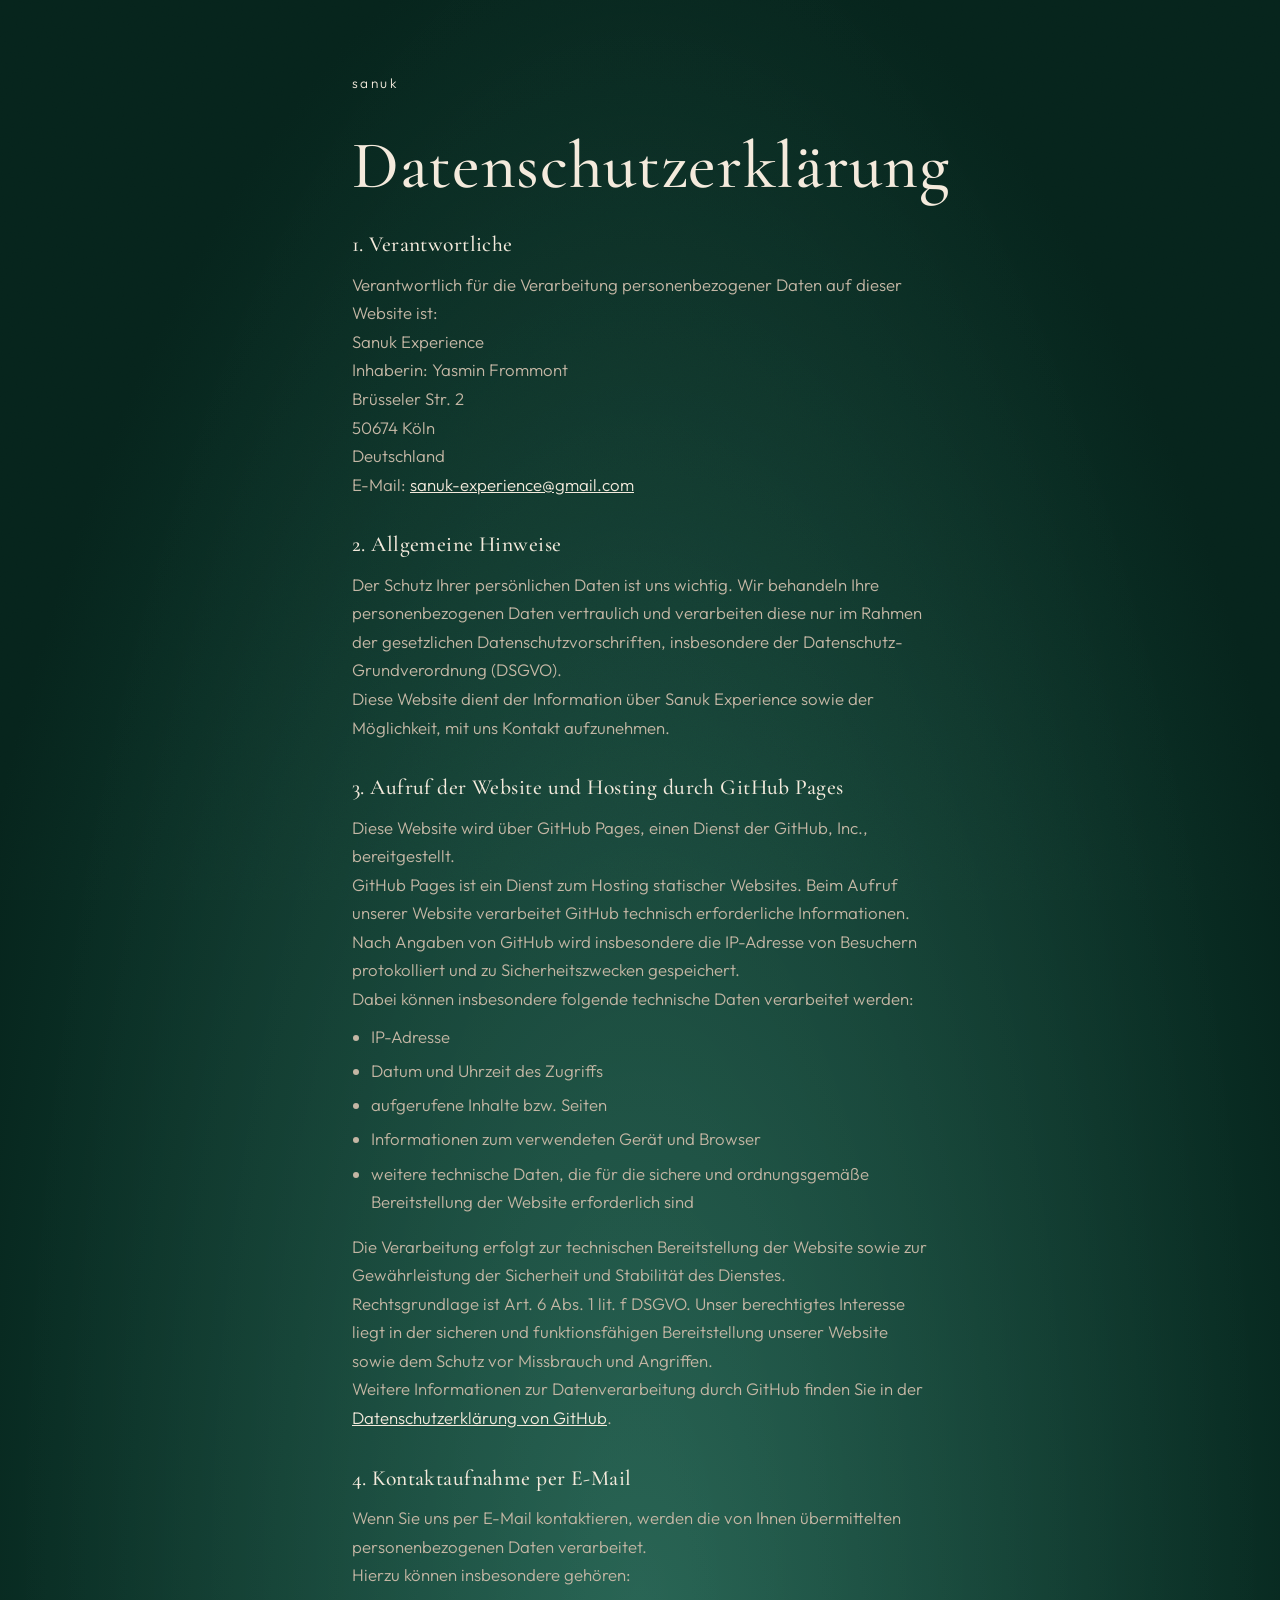
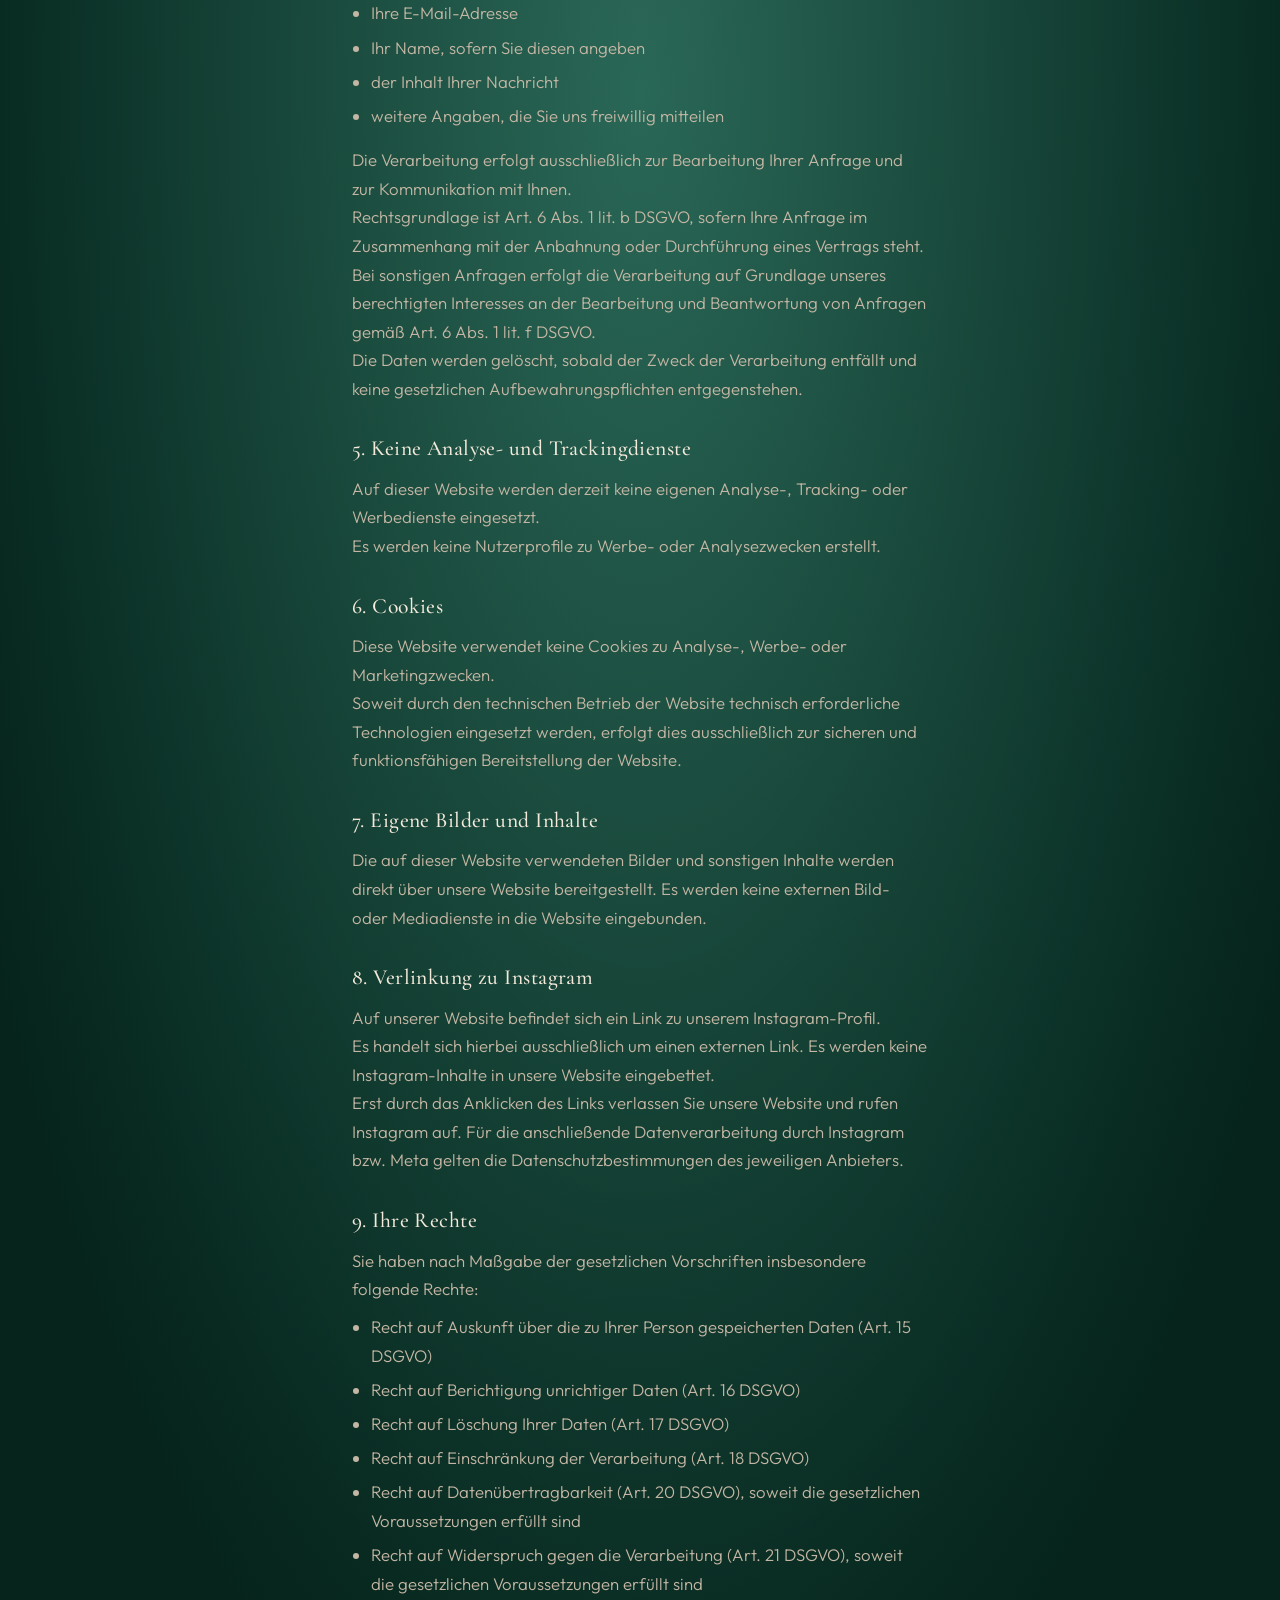
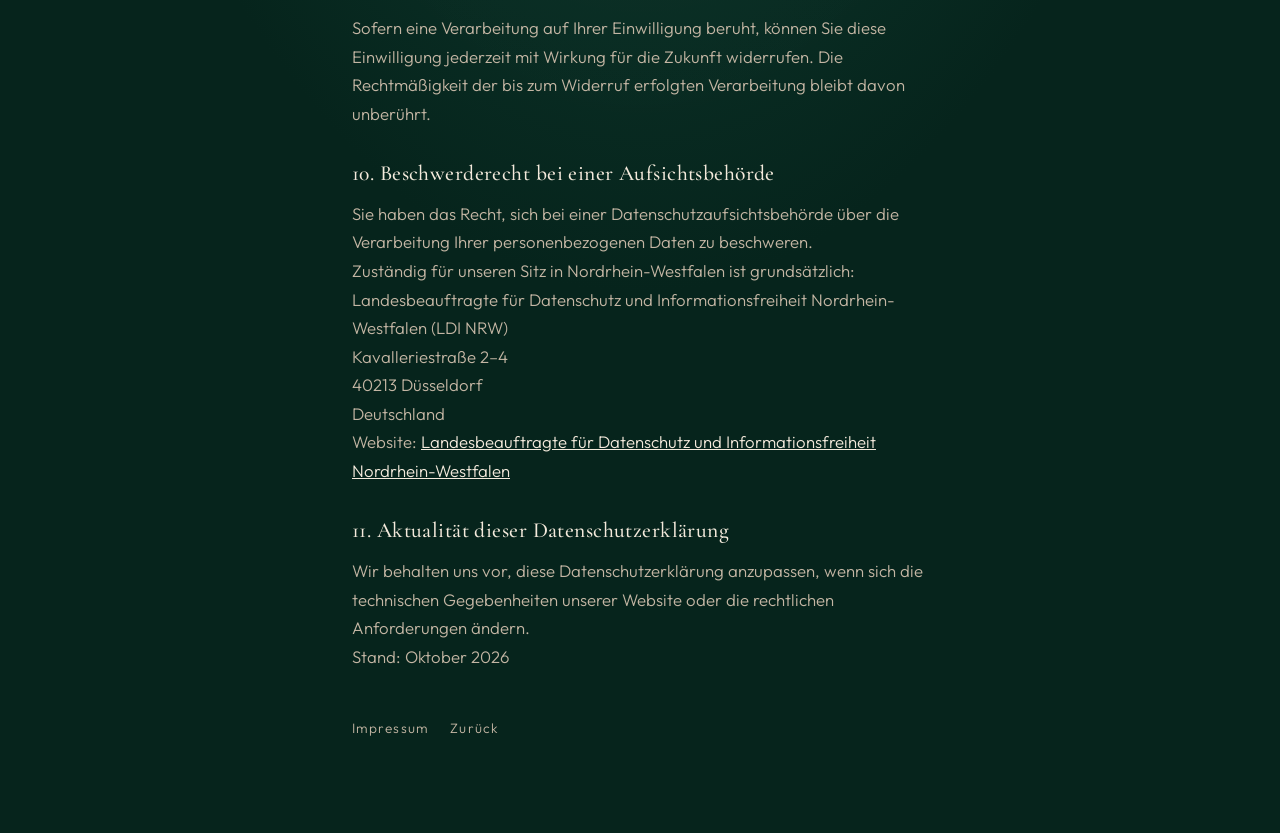
<file: datenschutz.html>
<!DOCTYPE html>
<html lang="de">
  <head>
    <meta charset="UTF-8" />
    <meta name="viewport" content="width=device-width, initial-scale=1.0" />
    <title>Datenschutz — Sanuk</title>
    <link rel="preconnect" href="https://fonts.googleapis.com" />
    <link rel="preconnect" href="https://fonts.gstatic.com" crossorigin />
    <link
      href="https://fonts.googleapis.com/css2?family=Cormorant+Garamond:ital,wght@0,500;0,600;1,500&family=Outfit:wght@300;400&display=swap"
      rel="stylesheet"
    />
    <link rel="stylesheet" href="css/styles.css" />
  </head>
  <body>
    <article class="legal-doc">
      <a class="legal-doc__home" href="index.html">Sanuk</a>
      <h1>Datenschutzerklärung</h1>

      <h2>1. Verantwortliche</h2>
      <p>
        Verantwortlich für die Verarbeitung personenbezogener Daten auf dieser
        Website ist:
      </p>
      <address>
        Sanuk Experience<br />
        Inhaberin: Yasmin Frommont<br />
        Brüsseler Str. 2<br />
        50674 Köln<br />
        Deutschland<br />
        E-Mail:
        <a href="mailto:sanuk-experience@gmail.com">sanuk-experience@gmail.com</a>
      </address>

      <h2>2. Allgemeine Hinweise</h2>
      <p>
        Der Schutz Ihrer persönlichen Daten ist uns wichtig. Wir behandeln Ihre
        personenbezogenen Daten vertraulich und verarbeiten diese nur im Rahmen
        der gesetzlichen Datenschutzvorschriften, insbesondere der
        Datenschutz-Grundverordnung (DSGVO).
      </p>
      <p>
        Diese Website dient der Information über Sanuk Experience sowie der
        Möglichkeit, mit uns Kontakt aufzunehmen.
      </p>

      <h2>3. Aufruf der Website und Hosting durch GitHub Pages</h2>
      <p>
        Diese Website wird über GitHub Pages, einen Dienst der GitHub, Inc.,
        bereitgestellt.
      </p>
      <p>
        GitHub Pages ist ein Dienst zum Hosting statischer Websites. Beim Aufruf
        unserer Website verarbeitet GitHub technisch erforderliche Informationen.
        Nach Angaben von GitHub wird insbesondere die IP-Adresse von Besuchern
        protokolliert und zu Sicherheitszwecken gespeichert.
      </p>
      <p>
        Dabei können insbesondere folgende technische Daten verarbeitet werden:
      </p>
      <ul>
        <li>IP-Adresse</li>
        <li>Datum und Uhrzeit des Zugriffs</li>
        <li>aufgerufene Inhalte bzw. Seiten</li>
        <li>Informationen zum verwendeten Gerät und Browser</li>
        <li>
          weitere technische Daten, die für die sichere und ordnungsgemäße
          Bereitstellung der Website erforderlich sind
        </li>
      </ul>
      <p>
        Die Verarbeitung erfolgt zur technischen Bereitstellung der Website sowie
        zur Gewährleistung der Sicherheit und Stabilität des Dienstes.
      </p>
      <p>
        Rechtsgrundlage ist Art. 6 Abs. 1 lit. f DSGVO. Unser berechtigtes
        Interesse liegt in der sicheren und funktionsfähigen Bereitstellung
        unserer Website sowie dem Schutz vor Missbrauch und Angriffen.
      </p>
      <p>
        Weitere Informationen zur Datenverarbeitung durch GitHub finden Sie in
        der
        <a
          href="https://docs.github.com/de/site-policy/privacy-policies/github-general-privacy-statement"
          rel="noopener noreferrer"
          target="_blank"
          >Datenschutzerklärung von GitHub</a
        >.
      </p>

      <h2>4. Kontaktaufnahme per E-Mail</h2>
      <p>
        Wenn Sie uns per E-Mail kontaktieren, werden die von Ihnen übermittelten
        personenbezogenen Daten verarbeitet.
      </p>
      <p>Hierzu können insbesondere gehören:</p>
      <ul>
        <li>Ihre E-Mail-Adresse</li>
        <li>Ihr Name, sofern Sie diesen angeben</li>
        <li>der Inhalt Ihrer Nachricht</li>
        <li>weitere Angaben, die Sie uns freiwillig mitteilen</li>
      </ul>
      <p>
        Die Verarbeitung erfolgt ausschließlich zur Bearbeitung Ihrer Anfrage und
        zur Kommunikation mit Ihnen.
      </p>
      <p>
        Rechtsgrundlage ist Art. 6 Abs. 1 lit. b DSGVO, sofern Ihre Anfrage im
        Zusammenhang mit der Anbahnung oder Durchführung eines Vertrags steht.
        Bei sonstigen Anfragen erfolgt die Verarbeitung auf Grundlage unseres
        berechtigten Interesses an der Bearbeitung und Beantwortung von Anfragen
        gemäß Art. 6 Abs. 1 lit. f DSGVO.
      </p>
      <p>
        Die Daten werden gelöscht, sobald der Zweck der Verarbeitung entfällt und
        keine gesetzlichen Aufbewahrungspflichten entgegenstehen.
      </p>

      <h2>5. Keine Analyse- und Trackingdienste</h2>
      <p>
        Auf dieser Website werden derzeit keine eigenen Analyse-, Tracking- oder
        Werbedienste eingesetzt.
      </p>
      <p>
        Es werden keine Nutzerprofile zu Werbe- oder Analysezwecken erstellt.
      </p>

      <h2>6. Cookies</h2>
      <p>
        Diese Website verwendet keine Cookies zu Analyse-, Werbe- oder
        Marketingzwecken.
      </p>
      <p>
        Soweit durch den technischen Betrieb der Website technisch erforderliche
        Technologien eingesetzt werden, erfolgt dies ausschließlich zur sicheren
        und funktionsfähigen Bereitstellung der Website.
      </p>

      <h2>7. Eigene Bilder und Inhalte</h2>
      <p>
        Die auf dieser Website verwendeten Bilder und sonstigen Inhalte werden
        direkt über unsere Website bereitgestellt. Es werden keine externen
        Bild- oder Mediadienste in die Website eingebunden.
      </p>

      <h2>8. Verlinkung zu Instagram</h2>
      <p>
        Auf unserer Website befindet sich ein Link zu unserem Instagram-Profil.
      </p>
      <p>
        Es handelt sich hierbei ausschließlich um einen externen Link. Es werden
        keine Instagram-Inhalte in unsere Website eingebettet.
      </p>
      <p>
        Erst durch das Anklicken des Links verlassen Sie unsere Website und rufen
        Instagram auf. Für die anschließende Datenverarbeitung durch Instagram
        bzw. Meta gelten die Datenschutzbestimmungen des jeweiligen Anbieters.
      </p>

      <h2>9. Ihre Rechte</h2>
      <p>
        Sie haben nach Maßgabe der gesetzlichen Vorschriften insbesondere folgende
        Rechte:
      </p>
      <ul>
        <li>
          Recht auf Auskunft über die zu Ihrer Person gespeicherten Daten (Art.
          15 DSGVO)
        </li>
        <li>Recht auf Berichtigung unrichtiger Daten (Art. 16 DSGVO)</li>
        <li>Recht auf Löschung Ihrer Daten (Art. 17 DSGVO)</li>
        <li>Recht auf Einschränkung der Verarbeitung (Art. 18 DSGVO)</li>
        <li>
          Recht auf Datenübertragbarkeit (Art. 20 DSGVO), soweit die gesetzlichen
          Voraussetzungen erfüllt sind
        </li>
        <li>
          Recht auf Widerspruch gegen die Verarbeitung (Art. 21 DSGVO), soweit
          die gesetzlichen Voraussetzungen erfüllt sind
        </li>
      </ul>
      <p>
        Sofern eine Verarbeitung auf Ihrer Einwilligung beruht, können Sie diese
        Einwilligung jederzeit mit Wirkung für die Zukunft widerrufen. Die
        Rechtmäßigkeit der bis zum Widerruf erfolgten Verarbeitung bleibt davon
        unberührt.
      </p>

      <h2>10. Beschwerderecht bei einer Aufsichtsbehörde</h2>
      <p>
        Sie haben das Recht, sich bei einer Datenschutzaufsichtsbehörde über die
        Verarbeitung Ihrer personenbezogenen Daten zu beschweren.
      </p>
      <p>
        Zuständig für unseren Sitz in Nordrhein-Westfalen ist grundsätzlich:
      </p>
      <address>
        Landesbeauftragte für Datenschutz und Informationsfreiheit Nordrhein-Westfalen
        (LDI NRW)<br />
        Kavalleriestraße 2–4<br />
        40213 Düsseldorf<br />
        Deutschland
      </address>
      <p>
        Website:
        <a href="https://www.ldi.nrw.de/" rel="noopener noreferrer" target="_blank"
          >Landesbeauftragte für Datenschutz und Informationsfreiheit
          Nordrhein-Westfalen</a
        >
      </p>

      <h2>11. Aktualität dieser Datenschutzerklärung</h2>
      <p>
        Wir behalten uns vor, diese Datenschutzerklärung anzupassen, wenn sich
        die technischen Gegebenheiten unserer Website oder die rechtlichen
        Anforderungen ändern.
      </p>
      <p>Stand: Oktober 2026</p>

      <nav class="legal-doc__links" aria-label="Rechtliches">
        <a href="impressum.html">Impressum</a>
        <a href="index.html">Zurück</a>
      </nav>
    </article>
  </body>
</html>
</file>
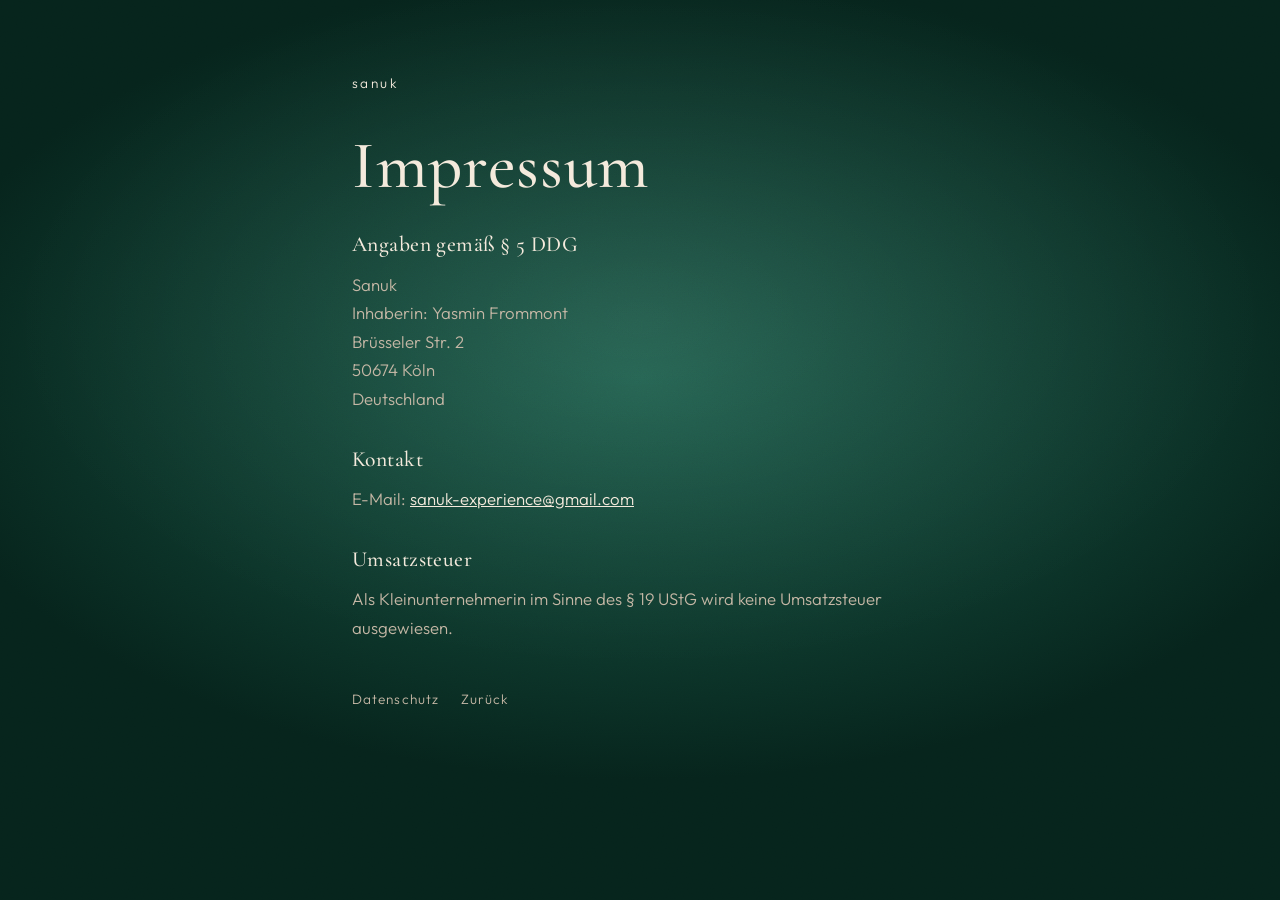
<file: impressum.html>
<!DOCTYPE html>
<html lang="de">
  <head>
    <meta charset="UTF-8" />
    <meta name="viewport" content="width=device-width, initial-scale=1.0" />
    <title>Impressum — Sanuk</title>
    <link rel="preconnect" href="https://fonts.googleapis.com" />
    <link rel="preconnect" href="https://fonts.gstatic.com" crossorigin />
    <link
      href="https://fonts.googleapis.com/css2?family=Cormorant+Garamond:ital,wght@0,500;0,600;1,500&family=Outfit:wght@300;400&display=swap"
      rel="stylesheet"
    />
    <link rel="stylesheet" href="css/styles.css" />
  </head>
  <body>
    <article class="legal-doc">
      <a class="legal-doc__home" href="index.html">Sanuk</a>
      <h1>Impressum</h1>
      <h2>Angaben gemäß § 5 DDG</h2>
      <p>Sanuk</p>
      <address>
        Inhaberin: Yasmin Frommont<br />
        Brüsseler Str. 2<br />
        50674 Köln<br />
        Deutschland
      </address>
      <h2>Kontakt</h2>
      <p>
        E-Mail:
        <a href="mailto:sanuk-experience@gmail.com">sanuk-experience@gmail.com</a>
      </p>
      <h2>Umsatzsteuer</h2>
      <p>
        Als Kleinunternehmerin im Sinne des § 19 UStG wird keine Umsatzsteuer
        ausgewiesen.
      </p>
      <nav class="legal-doc__links" aria-label="Rechtliches">
        <a href="datenschutz.html">Datenschutz</a>
        <a href="index.html">Zurück</a>
      </nav>
    </article>
  </body>
</html>
</file>
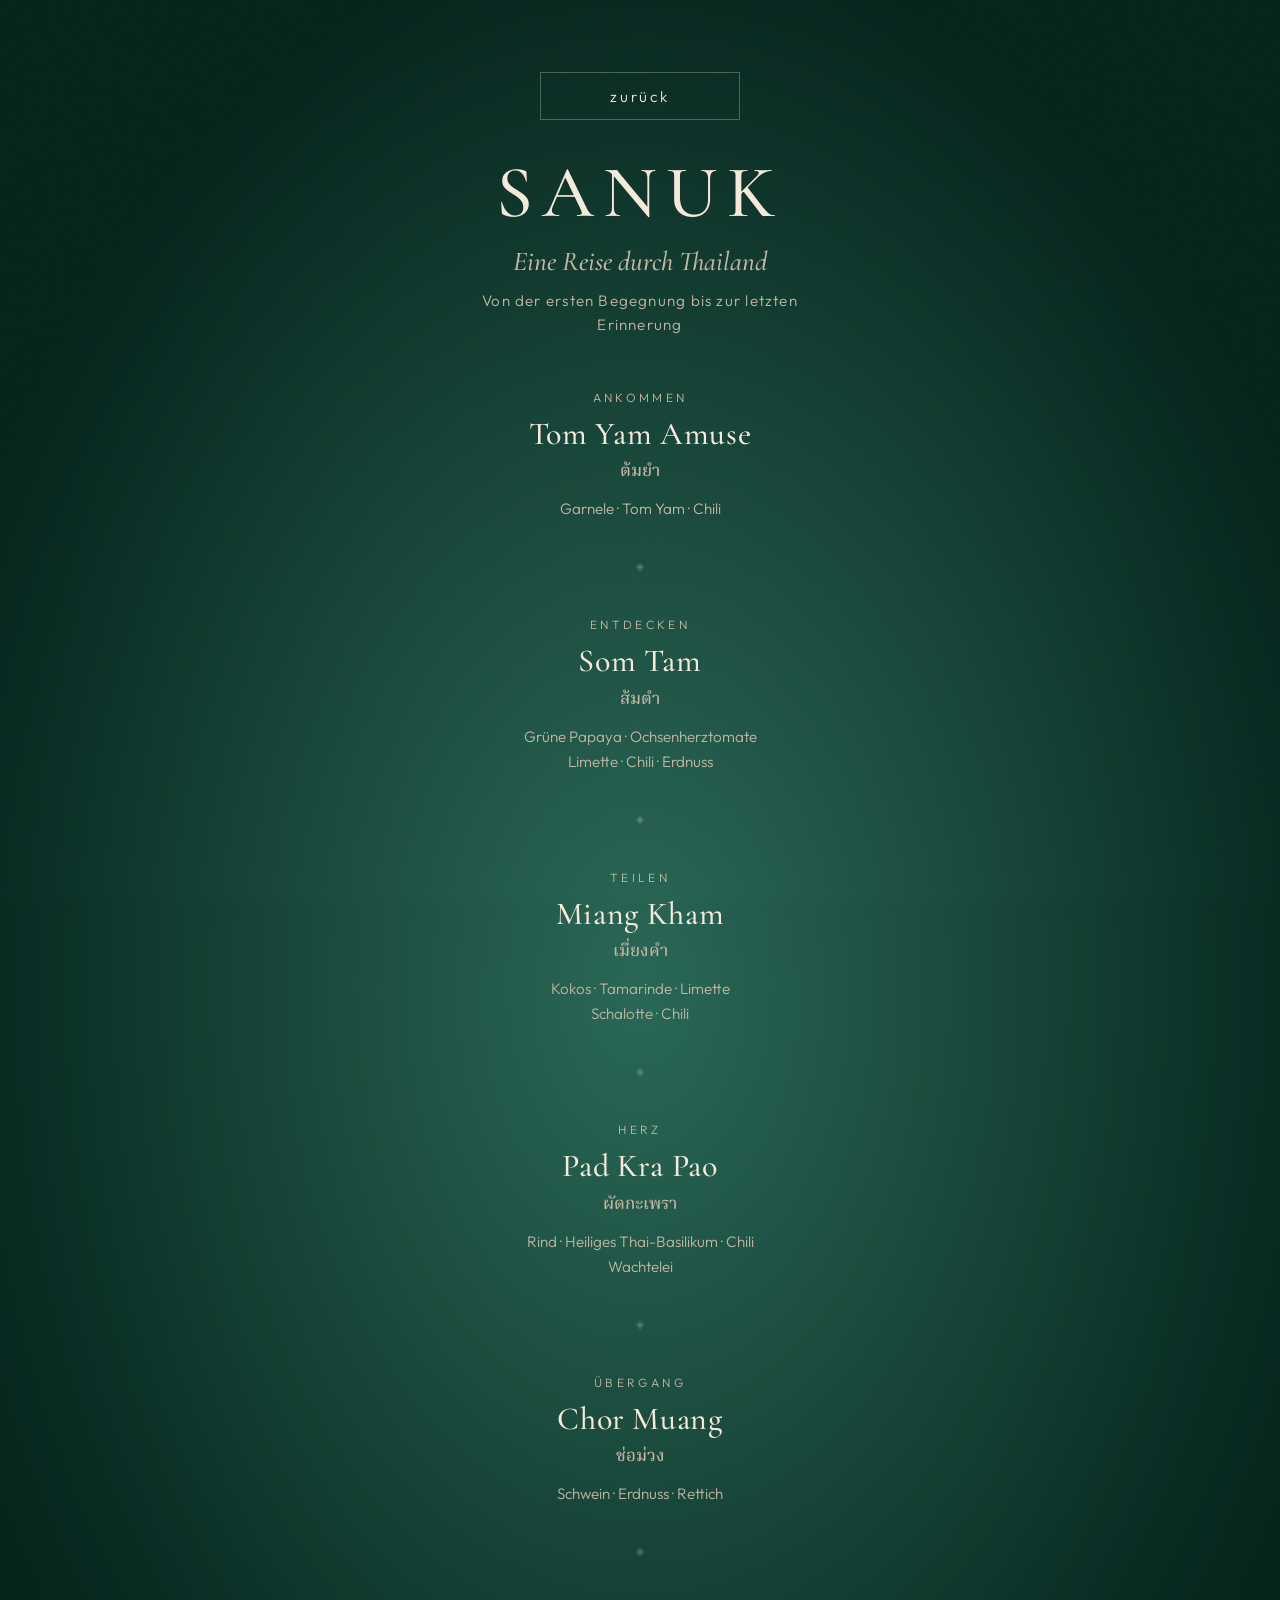
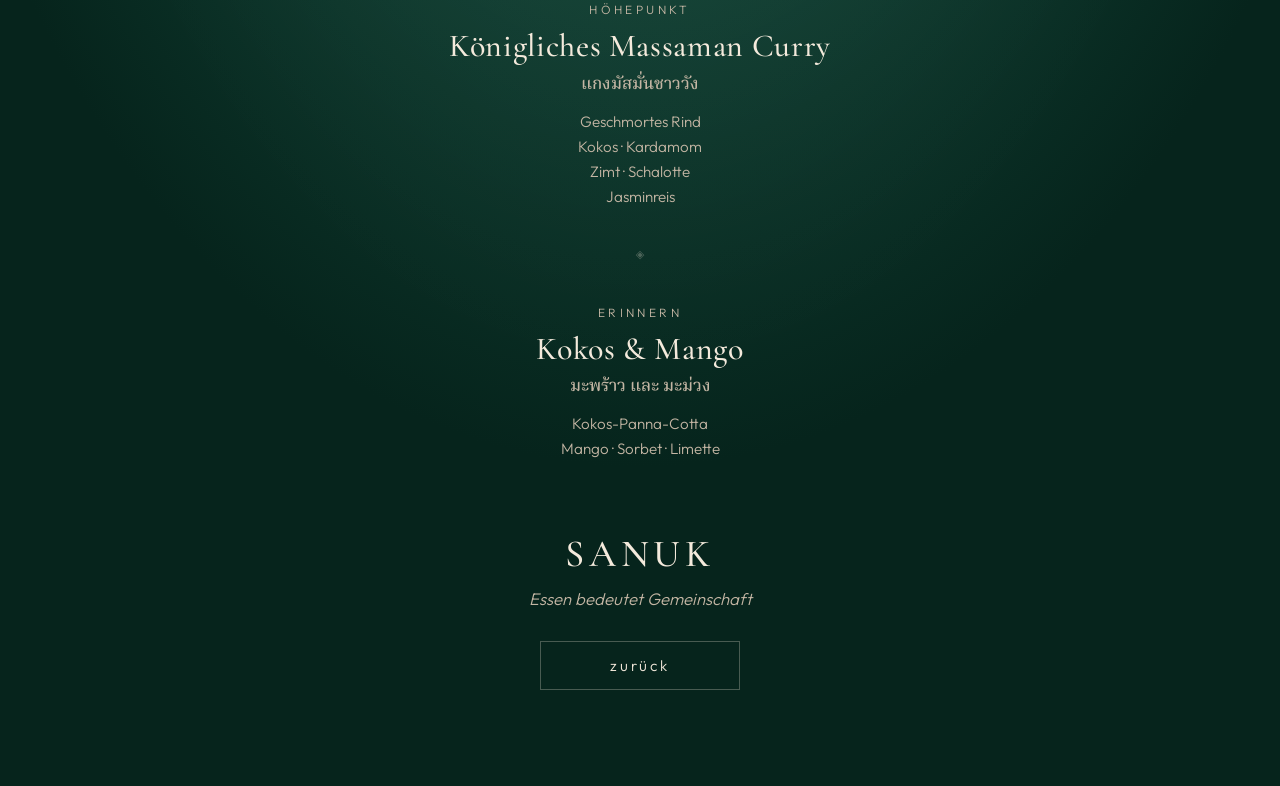
<file: menue.html>
<!DOCTYPE html>
<html lang="de">
  <head>
    <meta charset="UTF-8" />
    <meta name="viewport" content="width=device-width, initial-scale=1.0" />
    <title>Menü — Sanuk</title>
    <link rel="preconnect" href="https://fonts.googleapis.com" />
    <link rel="preconnect" href="https://fonts.gstatic.com" crossorigin />
    <link
      href="https://fonts.googleapis.com/css2?family=Cormorant+Garamond:ital,wght@0,500;0,600;1,500&family=Noto+Serif+Thai:wght@400;500&family=Outfit:wght@300;400&display=swap"
      rel="stylesheet"
    />
    <link rel="stylesheet" href="css/styles.css" />
  </head>
  <body>
    <article class="menu-doc">
      <a class="page-cta menu-doc__back" href="index.html#menue">Zurück</a>
      <header class="menu-doc__header">
        <h1 class="menu-doc__title">Sanuk</h1>
        <p class="menu-doc__subtitle">Eine Reise durch Thailand</p>
        <p class="menu-doc__lede">
          Von der ersten Begegnung bis zur letzten Erinnerung
        </p>
      </header>
      <ol class="menu-courses">
        <li class="menu-course">
          <p class="menu-course__stage">Ankommen</p>
          <h2 class="menu-course__name">Tom Yam Amuse</h2>
          <p class="menu-course__thai" lang="th">ต้มยำ</p>
          <p class="menu-course__notes">Garnele · Tom Yam · Chili</p>
        </li>
        <li class="menu-course">
          <p class="menu-course__stage">Entdecken</p>
          <h2 class="menu-course__name">Som Tam</h2>
          <p class="menu-course__thai" lang="th">ส้มตำ</p>
          <p class="menu-course__notes">
            Grüne Papaya · Ochsenherztomate<br />
            Limette · Chili · Erdnuss
          </p>
        </li>
        <li class="menu-course">
          <p class="menu-course__stage">Teilen</p>
          <h2 class="menu-course__name">Miang Kham</h2>
          <p class="menu-course__thai" lang="th">เมี่ยงคำ</p>
          <p class="menu-course__notes">
            Kokos · Tamarinde · Limette<br />
            Schalotte · Chili
          </p>
        </li>
        <li class="menu-course">
          <p class="menu-course__stage">Herz</p>
          <h2 class="menu-course__name">Pad Kra Pao</h2>
          <p class="menu-course__thai" lang="th">ผัดกะเพรา</p>
          <p class="menu-course__notes">
            Rind · Heiliges Thai-Basilikum · Chili<br />
            Wachtelei
          </p>
        </li>
        <li class="menu-course">
          <p class="menu-course__stage">Übergang</p>
          <h2 class="menu-course__name">Chor Muang</h2>
          <p class="menu-course__thai" lang="th">ช่อม่วง</p>
          <p class="menu-course__notes">Schwein · Erdnuss · Rettich</p>
        </li>
        <li class="menu-course">
          <p class="menu-course__stage">Höhepunkt</p>
          <h2 class="menu-course__name">Königliches Massaman Curry</h2>
          <p class="menu-course__thai" lang="th">แกงมัสมั่นชาววัง</p>
          <p class="menu-course__notes">
            Geschmortes Rind<br />
            Kokos · Kardamom<br />
            Zimt · Schalotte<br />
            Jasminreis
          </p>
        </li>
        <li class="menu-course">
          <p class="menu-course__stage">Erinnern</p>
          <h2 class="menu-course__name">Kokos &amp; Mango</h2>
          <p class="menu-course__thai" lang="th">มะพร้าว และ มะม่วง</p>
          <p class="menu-course__notes">
            Kokos-Panna-Cotta<br />
            Mango · Sorbet · Limette
          </p>
        </li>
      </ol>
      <footer class="menu-doc__footer">
        <p class="menu-doc__closing">Sanuk</p>
        <p class="menu-doc__thanks">Essen bedeutet Gemeinschaft</p>
        <a class="page-cta" href="index.html#menue">Zurück</a>
      </footer>
    </article>
  </body>
</html>
</file>
<file: css/styles.css>
:root {
  --bg: #06241c;
  --fg: #f4eadc;
  --muted: #c4b6a4;
  --line: rgba(244, 234, 220, 0.28);
}

* {
  box-sizing: border-box;
  margin: 0;
  padding: 0;
}

html,
body {
  min-height: 100%;
  background-color: var(--bg);
  overflow-anchor: none;
}

html {
  background-color: var(--bg);
  background-image:
    radial-gradient(ellipse 80% 62% at 50% 42%, #1a5c4a, var(--bg) 72%);
}

body {
  background: radial-gradient(ellipse 80% 70% at 50% 40%, rgba(255, 255, 255, 0.07), transparent 62%);
  color: var(--fg);
  font-family: "Outfit", system-ui, sans-serif;
  overflow-x: clip;
}

body::after {
  content: "";
  position: fixed;
  inset: 0;
  pointer-events: none;
  z-index: 3;
  opacity: 0.07;
  mix-blend-mode: overlay;
  background-image: url("data:image/svg+xml,%3Csvg xmlns='http://www.w3.org/2000/svg' width='180' height='180'%3E%3Cfilter id='n'%3E%3CfeTurbulence type='fractalNoise' baseFrequency='0.8' numOctaves='4' stitchTiles='stitch'/%3E%3C/filter%3E%3Crect width='100%25' height='100%25' filter='url(%23n)'/%3E%3C/svg%3E");
}

.water {
  position: fixed;
  inset: -20%;
  z-index: 0;
  pointer-events: none;
  overflow: hidden;
  background:
    radial-gradient(ellipse 80% 62% at 50% 42%, #1a5c4a, var(--bg) 72%);
  isolation: isolate;
}

.orb {
  position: absolute;
  top: 50%;
  left: 50%;
  display: grid;
  place-items: center;
  mix-blend-mode: screen;
  will-change: transform;
}

.orb__glow {
  display: block;
  border-radius: 50%;
  filter: blur(32px);
}

.orb--1 {
  width: 96vmin;
  height: 70vmin;
}

.orb--1 .orb__glow {
  width: 70vmin;
  height: 44vmin;
  background: radial-gradient(circle at 32% 30%, rgba(255, 255, 255, 0.34), rgba(164, 228, 200, 0.18) 42%, transparent 72%);
}

.orb--2 {
  width: 58vmin;
  height: 58vmin;
}

.orb--2 .orb__glow {
  width: 36vmin;
  height: 36vmin;
  background: radial-gradient(circle at 40% 35%, rgba(236, 255, 246, 0.3), rgba(110, 190, 160, 0.12) 48%, transparent 70%);
  filter: blur(22px);
}

.orb--3 {
  width: 108vmin;
  height: 56vmin;
}

.orb--3 .orb__glow {
  width: 82vmin;
  height: 30vmin;
  background: radial-gradient(circle at 50% 40%, rgba(186, 240, 214, 0.2), rgba(90, 170, 140, 0.1) 46%, transparent 74%);
  filter: blur(36px);
}

.intro {
  position: relative;
  display: flex;
  flex-direction: column;
  min-height: 100vh;
  z-index: 2;
}

.panel--home {
  position: relative;
  z-index: 1;
  min-height: 100vh;
  display: grid;
  place-items: center;
}

.hero {
  position: relative;
  text-align: center;
  padding: 2rem;
  animation: rise 1.1s ease-out both;
}

.pages {
  position: relative;
  z-index: 1;
}

.panel--page {
  min-height: 100vh;
  display: flex;
  flex-direction: column;
  justify-content: center;
  align-items: center;
  padding: 6rem 2rem 8rem;
  background: transparent;
  height: auto;
}

#philosophie {
  justify-content: center;
}

#menue {
  padding-top: 4.5rem;
  padding-bottom: 5rem;
}

#menue .page__text p + p {
  margin-top: 0.85em;
}

#menue .page-cta {
  margin: 0.35rem 0 1.75rem;
}

#reservierung {
  position: relative;
}

.philosophie-bg {
  position: fixed;
  right: 0;
  bottom: 0;
  z-index: 1;
  width: 60vh;
  height: 60vh;
  pointer-events: none;
  overflow: hidden;
  clip-path: polygon(100% 100%, 100% 100%, 100% 100%);
}

.philosophie-bg img {
  display: block;
  width: 100%;
  height: 100%;
  object-fit: cover;
  object-position: right -100px;
}

.menue-bg {
  position: fixed;
  left: 0;
  top: 0;
  z-index: 1;
  width: 60vh;
  height: 60vh;
  pointer-events: none;
  overflow: hidden;
  clip-path: polygon(0 0, 0 0, 0 0);
}

.menue-bg img {
  display: block;
  width: 100%;
  height: 100%;
  object-fit: cover;
  object-position: left bottom;
}

.page {
  max-width: 40rem;
  text-align: center;
}

.page__eyebrow {
  color: var(--muted);
  font-size: 0.85rem;
  font-weight: 300;
  letter-spacing: 0.22em;
  text-transform: lowercase;
  margin-bottom: 1rem;
}

.page__title {
  font-family: "Cormorant Garamond", Georgia, serif;
  font-size: clamp(2.4rem, 6vw, 4.2rem);
  font-weight: 500;
  letter-spacing: 0.01em;
  line-height: 1;
  margin-bottom: 1.25rem;
}

.page__text {
  color: var(--muted);
  font-size: 1.05rem;
  font-weight: 300;
  line-height: 1.7;
  text-align: left;
}

.page__text p + p {
  margin-top: 1.15em;
}

.reserve {
  position: relative;
  display: flex;
  flex-direction: column;
  align-items: center;
  margin-top: 2rem;
}

.page-cta,
.reserve__toggle,
.reserve__option {
  appearance: none;
  display: inline-flex;
  align-items: center;
  justify-content: center;
  min-width: 12.5rem;
  padding: 0.85rem 1.6rem;
  border: 1px solid var(--line);
  background: transparent;
  color: var(--fg);
  font-family: inherit;
  font-size: 0.95rem;
  font-weight: 300;
  letter-spacing: 0.18em;
  text-transform: lowercase;
  text-decoration: none;
  cursor: pointer;
}

.page-cta {
  margin-top: 2.25rem;
}

.page-cta:hover,
.page-cta:focus-visible,
.reserve__toggle:hover,
.reserve__toggle:focus-visible,
.reserve.is-open .reserve__toggle,
.reserve:hover .reserve__toggle {
  background: rgba(244, 234, 220, 0.08);
}

.reserve__menu {
  display: flex;
  flex-direction: column;
  align-items: center;
  gap: 0.45rem;
  width: 100%;
  max-height: 0;
  margin-top: 0;
  overflow: hidden;
  opacity: 0;
  pointer-events: none;
  transition: max-height 0.35s ease, opacity 0.28s ease, margin-top 0.28s ease;
}

.reserve:hover .reserve__menu,
.reserve:focus-within .reserve__menu,
.reserve.is-open .reserve__menu {
  max-height: 8rem;
  margin-top: 0.55rem;
  opacity: 1;
  pointer-events: auto;
}

.reserve__option:hover,
.reserve__option:focus-visible {
  background: rgba(244, 234, 220, 0.08);
}

@media (prefers-reduced-motion: reduce) {
  .reserve__menu {
    transition: none;
  }
}

.page--team {
  max-width: 68rem;
}

.team {
  display: grid;
  grid-template-columns: 1fr 1fr 1fr;
  gap: 2.25rem 1.75rem;
  margin-top: 0.5rem;
  text-align: center;
}

.team-member__photo {
  display: block;
  width: 100%;
  aspect-ratio: 3 / 4;
  object-fit: cover;
  object-position: center 20%;
  margin-bottom: 1.15rem;
}

.team-member__name {
  font-family: "Cormorant Garamond", Georgia, serif;
  font-size: clamp(1.6rem, 3vw, 2.1rem);
  font-weight: 500;
  letter-spacing: 0.06em;
}

.team-member__role {
  color: var(--muted);
  font-size: 0.8rem;
  font-weight: 300;
  letter-spacing: 0.2em;
  text-transform: lowercase;
  margin: 0.35rem 0 0.85rem;
}

.team-member__text {
  color: var(--muted);
  font-size: 0.95rem;
  font-weight: 300;
  line-height: 1.65;
  display: -webkit-box;
  -webkit-box-orient: vertical;
  -webkit-line-clamp: 3;
  line-clamp: 3;
  overflow: hidden;
}

.team-member.is-open .team-member__text {
  -webkit-line-clamp: unset;
  line-clamp: unset;
  overflow: visible;
}

.team-member__more {
  appearance: none;
  display: inline-block;
  margin-top: 0.7rem;
  padding: 0;
  border: 0;
  background: none;
  color: var(--fg);
  font-family: inherit;
  font-size: 0.8rem;
  font-weight: 300;
  letter-spacing: 0.16em;
  text-transform: lowercase;
  cursor: pointer;
}

.team-member__more:hover,
.team-member__more:focus-visible {
  color: var(--muted);
}

.team-member__more[hidden] {
  display: none;
}

@media (max-width: 900px) {
  .team {
    grid-template-columns: 1fr;
    max-width: 22rem;
    margin-inline: auto;
  }
}

.brand-thai {
  font-family: "Noto Serif Thai", "Noto Serif", serif;
  font-size: clamp(2rem, 2.5vw, 2.2rem);
  font-weight: 500;
  letter-spacing: 0.1em;
  color: var(--muted);
  margin-bottom: 0.7rem;
}

.brand-title {
  position: relative;
  display: grid;
  place-items: center;
  font-size: clamp(2.5rem, 10vw, 6.5rem);
}

.brand-logo {
  position: absolute;
  left: 3.8em;
  top: 50%;
  z-index: 0;
  width: min(30vw, 15rem);
  height: auto;
  transform: translate(-50%, calc(-50% - 50px));
  opacity: 0.2;
  filter: brightness(0) invert(1);
  pointer-events: none;
  user-select: none;
}

.brand {
  position: relative;
  z-index: 1;
  font-family: "Cormorant Garamond", Georgia, serif;
  font-size: 1em;
  font-weight: 500;
  letter-spacing: 0.12em;
  line-height: 0.9;
  font-style: none;
  text-transform: uppercase;
}

.visually-hidden {
  position: absolute;
  width: 1px;
  height: 1px;
  padding: 0;
  margin: -1px;
  overflow: hidden;
  clip: rect(0, 0, 0, 0);
  white-space: nowrap;
  border: 0;
}

.site-nav {
  position: fixed;
  left: 3.5rem;
  bottom: 3.75rem;
  z-index: 5;
}

.nav-toggle {
  display: none;
  width: 1.7rem;
  height: 1.15rem;
  padding: 0;
  border: 0;
  background: transparent;
  cursor: pointer;
}

.nav-toggle__bar {
  display: block;
  width: 100%;
  height: 1.5px;
  background: var(--fg);
  transform-origin: center;
  transition: transform 0.35s ease, opacity 0.25s ease;
}

.nav-toggle__bar:nth-child(2) {
  margin: 5px 0;
}

.site-nav.is-open .nav-toggle__bar:nth-child(1) {
  transform: translateY(6.5px) rotate(45deg);
}

.site-nav.is-open .nav-toggle__bar:nth-child(2) {
  opacity: 0;
  transform: scaleX(0);
}

.site-nav.is-open .nav-toggle__bar:nth-child(3) {
  transform: translateY(-6.5px) rotate(-45deg);
}

.site-nav ul {
  list-style: none;
  display: flex;
  flex-direction: column;
  gap: 0.45rem;
}

.site-nav a {
  color: var(--muted);
  text-decoration: none;
  font-size: 1rem;
  font-weight: 300;
  letter-spacing: 0.1em;
  text-transform: lowercase;
}

.site-nav a:hover,
.site-nav a:focus-visible,
.site-nav a[aria-current="page"] {
  color: var(--fg);
}

.site-legal {
  position: absolute;
  right: 3.5rem;
  bottom: 3.75rem;
  z-index: 4;
  display: flex;
  gap: 1.35rem;
}

.site-legal a {
  color: var(--muted);
  text-decoration: none;
  font-size: 0.85rem;
  font-weight: 300;
  letter-spacing: 0.08em;
}

.site-legal a:hover,
.site-legal a:focus-visible {
  color: var(--fg);
  text-decoration: underline;
}

@media (max-width: 1024px) {
  .site-nav {
    left: 1.5rem;
    bottom: 1.6rem;
    display: flex;
    flex-direction: column-reverse;
    align-items: flex-start;
  }

  .nav-toggle {
    display: flex;
    flex-direction: column;
    justify-content: center;
  }

  .site-nav ul {
    max-height: 0;
    margin: 0;
    overflow: hidden;
    opacity: 0;
    pointer-events: none;
    transform: translateY(10px);
    transition:
      max-height 0.4s ease,
      opacity 0.3s ease,
      transform 0.35s ease,
      margin 0.3s ease;
  }

  .site-nav.is-open ul {
    max-height: 18rem;
    margin-bottom: 0.95rem;
    opacity: 1;
    pointer-events: auto;
    transform: translateY(0);
  }

  .site-nav li {
    opacity: 0;
    transform: translateY(8px);
    transition: opacity 0.3s ease, transform 0.3s ease;
  }

  .site-nav.is-open li {
    opacity: 1;
    transform: none;
  }

  .site-nav.is-open li:nth-child(1) { transition-delay: 0.04s; }
  .site-nav.is-open li:nth-child(2) { transition-delay: 0.08s; }
  .site-nav.is-open li:nth-child(3) { transition-delay: 0.12s; }
  .site-nav.is-open li:nth-child(4) { transition-delay: 0.16s; }
  .site-nav.is-open li:nth-child(5) { transition-delay: 0.2s; }
  .site-nav.is-open li:nth-child(6) { transition-delay: 0.24s; }

  .site-legal {
    right: 1.5rem;
    bottom: 1.6rem;
  }
}

.rule {
  display: block;
  width: min(8rem, 30vw);
  height: auto;
  margin: calc(1.75rem + 20px) auto calc(1.35rem + 20px);
  opacity: 0.5;
  filter: brightness(0) invert(1);
}

.tagline {
  color: var(--muted);
  font-size: clamp(0.95rem, 2vw, 1.15rem);
  font-weight: 300;
  letter-spacing: 0.22em;
  text-transform: none;
}

@keyframes rise {
  from {
    opacity: 0;
    transform: translateY(14px);
  }
  to {
    opacity: 1;
    transform: translateY(0);
  }
}

@media (prefers-reduced-motion: no-preference) {
  .intro .panel--home {
    position: absolute;
    top: 0;
    left: 0;
    width: 100%;
    height: 100vh;
    min-height: 0;
    z-index: 1;
  }

  .intro #philosophie {
    position: relative;
    z-index: 2;
    min-height: 100vh;
    pointer-events: none;
  }

  .intro #philosophie .page {
    opacity: 0;
  }

  #menue .page {
    opacity: 0;
  }
}

@media (prefers-reduced-motion: reduce) {
  .intro {
    height: auto;
  }

  .intro #philosophie {
    opacity: 1;
    pointer-events: auto;
  }

  .orb--1 {
    transform: translate(-85%, -70%);
  }

  .orb--2 {
    transform: translate(20%, -20%);
  }

  .orb--3 {
    transform: translate(-30%, 45%);
  }

  .nav-toggle__bar,
  .site-nav ul,
  .site-nav li {
    transition: none;
  }
}

.legal-doc {
  position: relative;
  z-index: 2;
  max-width: 40rem;
  margin: 0 auto;
  padding: 4.5rem 2rem 6rem;
}

.legal-doc__home {
  display: inline-block;
  color: var(--muted);
  text-decoration: none;
  font-size: 0.85rem;
  font-weight: 300;
  letter-spacing: 0.18em;
  text-transform: lowercase;
  margin-bottom: 2.5rem;
}

.legal-doc__home:hover,
.legal-doc__home:focus-visible {
  color: var(--fg);
}

.legal-doc h1 {
  font-family: "Cormorant Garamond", Georgia, serif;
  font-size: clamp(2.4rem, 6vw, 4.2rem);
  font-weight: 500;
  letter-spacing: 0.01em;
  line-height: 1;
  margin-bottom: 2rem;
}

.legal-doc h2 {
  font-family: "Cormorant Garamond", Georgia, serif;
  font-size: 1.35rem;
  font-weight: 500;
  letter-spacing: 0.02em;
  margin: 2rem 0 0.85rem;
}

.legal-doc p,
.legal-doc address,
.legal-doc ul {
  color: var(--muted);
  font-size: 1.05rem;
  font-weight: 300;
  font-style: normal;
  line-height: 1.7;
}

.legal-doc ul {
  padding-left: 1.2rem;
  margin: 0.6rem 0 1rem;
}

.legal-doc li {
  margin-bottom: 0.35rem;
}

.legal-doc a {
  color: var(--fg);
}

.legal-doc__links {
  display: flex;
  gap: 1.35rem;
  margin-top: 3rem;
}

.legal-doc__links a {
  color: var(--muted);
  text-decoration: none;
  font-size: 0.85rem;
  font-weight: 300;
  letter-spacing: 0.08em;
}

.legal-doc__links a:hover,
.legal-doc__links a:focus-visible {
  color: var(--fg);
  text-decoration: underline;
}

.menu-doc {
  position: relative;
  z-index: 2;
  max-width: 28rem;
  margin: 0 auto;
  padding: 4.5rem 2rem 6rem;
  text-align: center;
}

.menu-doc__back {
  margin: 0 auto 2.5rem;
}

.menu-doc__header {
  margin-bottom: 3.25rem;
}

.menu-doc__title {
  font-family: "Cormorant Garamond", Georgia, serif;
  font-size: clamp(2.6rem, 8vw, 4.6rem);
  font-weight: 500;
  letter-spacing: 0.12em;
  line-height: 0.9;
  text-transform: uppercase;
  margin-bottom: 1.15rem;
}

.menu-doc__subtitle {
  font-family: "Cormorant Garamond", Georgia, serif;
  font-size: clamp(1.35rem, 3vw, 1.7rem);
  font-weight: 500;
  font-style: italic;
  color: var(--muted);
  margin-bottom: 0.7rem;
}

.menu-doc__lede {
  color: var(--muted);
  font-size: 0.95rem;
  font-weight: 300;
  letter-spacing: 0.08em;
  line-height: 1.6;
}

.menu-courses {
  list-style: none;
}

.menu-course {
  padding: 0 0 2.35rem;
}

.menu-course:not(:last-child) {
  margin-bottom: 0.4rem;
}

.menu-course:not(:last-child)::after {
  content: "◈";
  display: block;
  margin-top: 2.35rem;
  color: var(--line);
  font-size: 0.7rem;
  letter-spacing: 0;
}

.menu-course__stage {
  color: var(--muted);
  font-size: 0.75rem;
  font-weight: 300;
  letter-spacing: 0.28em;
  text-transform: uppercase;
  margin-bottom: 0.7rem;
}

.menu-course__name {
  font-family: "Cormorant Garamond", Georgia, serif;
  font-size: clamp(1.55rem, 3.4vw, 2rem);
  font-weight: 500;
  letter-spacing: 0.02em;
  line-height: 1.15;
  margin-bottom: 0.35rem;
}

.menu-course__thai {
  font-family: "Noto Serif Thai", "Noto Serif", serif;
  color: var(--muted);
  font-size: 1.05rem;
  font-weight: 500;
  margin-bottom: 0.7rem;
}

.menu-course__notes {
  color: var(--muted);
  font-size: 0.95rem;
  font-weight: 300;
  line-height: 1.65;
}

.menu-doc__footer {
  margin-top: 1.5rem;
  padding-top: 0.5rem;
}

.menu-doc__closing {
  font-family: "Cormorant Garamond", Georgia, serif;
  font-size: clamp(1.8rem, 4vw, 2.4rem);
  font-weight: 500;
  letter-spacing: 0.12em;
  text-transform: uppercase;
  margin-bottom: 0.7rem;
}

.menu-doc__thanks {
  color: var(--muted);
  font-size: 1.05rem;
  font-weight: 300;
  font-style: italic;
}

.menu-doc__footer .page-cta {
  margin-top: 2rem;
}
</file>
